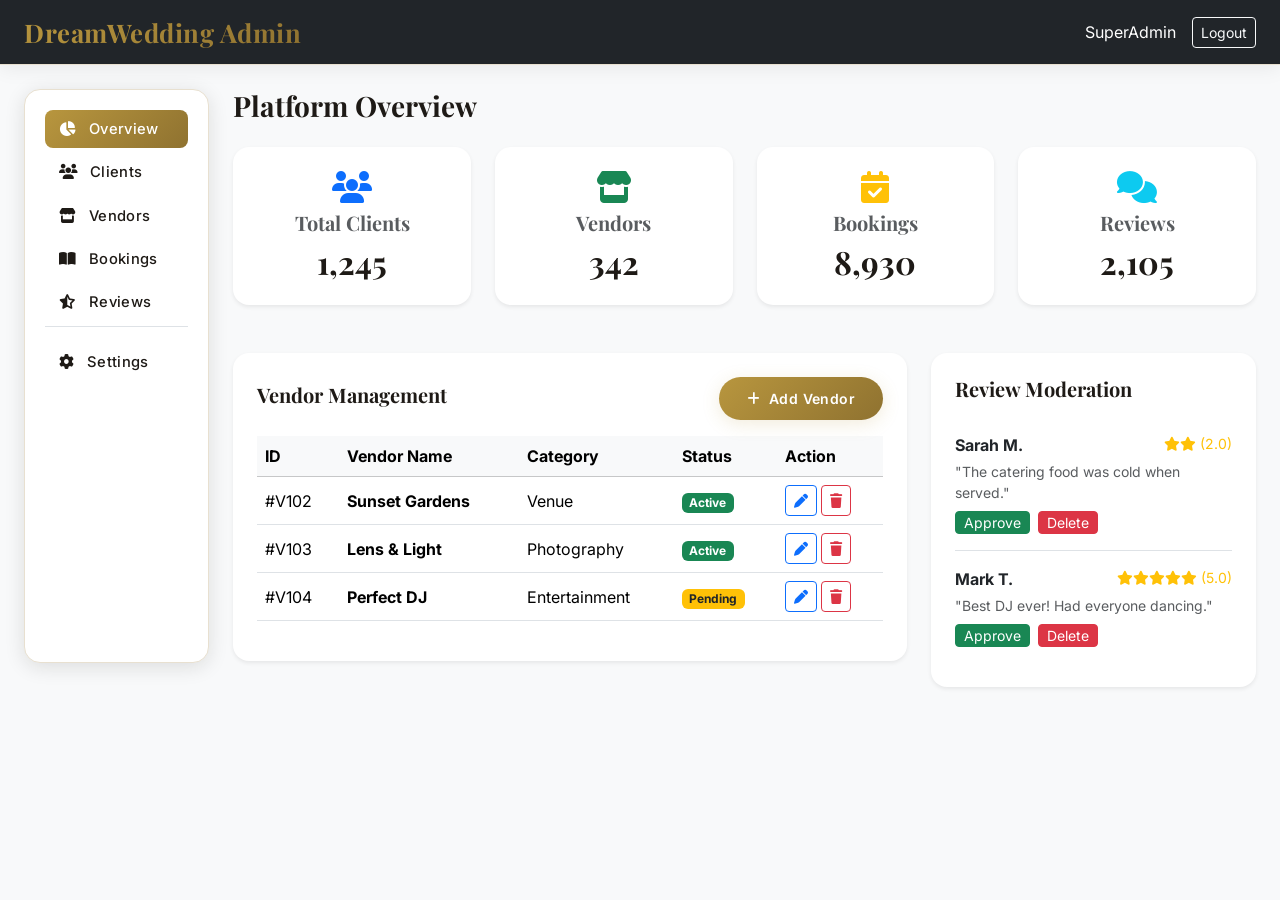
<file: Wedding-System/src/main/resources/static/pages/admin-dashboard.html>
<!DOCTYPE html>
<html lang="en">
<head>
  <meta charset="UTF-8">
  <meta name="viewport" content="width=device-width, initial-scale=1.0">
  <title>Admin Dashboard - DreamWedding</title>
  
  <link href="https://fonts.googleapis.com/css2?family=Playfair+Display:ital,wght@0,400;0,700;1,400&family=Inter:wght@300;400;500;600&display=swap" rel="stylesheet">
  <link href="https://cdn.jsdelivr.net/npm/bootstrap@5.3.0/dist/css/bootstrap.min.css" rel="stylesheet">
  <link rel="stylesheet" href="https://cdnjs.cloudflare.com/ajax/libs/font-awesome/6.4.0/css/all.min.css">
  <link rel="stylesheet" href="../css/styles.css">
</head>
<body class="bg-light">

  <!-- Admin Nav -->
  <nav class="navbar navbar-expand-lg bg-dark navbar-dark">
    <div class="container-fluid px-4">
      <a class="navbar-brand" href="#">DreamWedding Admin</a>
      <div class="d-flex text-white align-items-center">
        <span class="me-3">SuperAdmin</span>
        <a href="login.html" class="btn btn-outline-light btn-sm">Logout</a>
      </div>
    </div>
  </nav>

  <div class="container-fluid mt-4 px-4">
    <div class="row">
      <!-- Admin Sidebar -->
      <div class="col-md-2 mb-4">
        <div class="dashboard-sidebar bg-white h-100">
          <ul class="nav flex-column font-inter">
            <li class="nav-item">
              <a class="nav-link active" href="#"><i class="fa-solid fa-chart-pie me-2"></i> Overview</a>
            </li>
            <li class="nav-item">
              <a class="nav-link" href="#"><i class="fa-solid fa-users me-2"></i> Clients</a>
            </li>
            <li class="nav-item">
              <a class="nav-link" href="#"><i class="fa-solid fa-store me-2"></i> Vendors</a>
            </li>
            <li class="nav-item">
              <a class="nav-link" href="#"><i class="fa-solid fa-book-open me-2"></i> Bookings</a>
            </li>
            <li class="nav-item">
              <a class="nav-link" href="#"><i class="fa-solid fa-star-half-stroke me-2"></i> Reviews</a>
            </li>
            <li class="nav-item mt-auto border-top pt-3">
              <a class="nav-link" href="#"><i class="fa-solid fa-gear me-2"></i> Settings</a>
            </li>
          </ul>
        </div>
      </div>

      <!-- Main Admin Content -->
      <div class="col-md-10">
        <h3 class="mb-4 fw-bold">Platform Overview</h3>
        
        <!-- Stats Cards -->
        <div class="row g-4 mb-5">
          <div class="col-md-3">
            <div class="card border-0 shadow-sm rounded-4 text-center py-4 bg-white">
              <i class="fa-solid fa-users fa-2x text-primary mb-2"></i>
              <h5 class="text-muted">Total Clients</h5>
              <h2 class="fw-bold mb-0">1,245</h2>
            </div>
          </div>
          <div class="col-md-3">
            <div class="card border-0 shadow-sm rounded-4 text-center py-4 bg-white">
              <i class="fa-solid fa-store fa-2x text-success mb-2"></i>
              <h5 class="text-muted">Vendors</h5>
              <h2 class="fw-bold mb-0">342</h2>
            </div>
          </div>
          <div class="col-md-3">
            <div class="card border-0 shadow-sm rounded-4 text-center py-4 bg-white">
              <i class="fa-solid fa-calendar-check fa-2x text-warning mb-2"></i>
              <h5 class="text-muted">Bookings</h5>
              <h2 class="fw-bold mb-0">8,930</h2>
            </div>
          </div>
          <div class="col-md-3">
            <div class="card border-0 shadow-sm rounded-4 text-center py-4 bg-white">
              <i class="fa-solid fa-comments fa-2x text-info mb-2"></i>
              <h5 class="text-muted">Reviews</h5>
              <h2 class="fw-bold mb-0">2,105</h2>
            </div>
          </div>
        </div>

        <div class="row">
          <!-- Recent Vendors Table -->
          <div class="col-md-8">
            <div class="card border-0 shadow-sm rounded-4 mb-4">
              <div class="card-body p-4">
                <div class="d-flex justify-content-between align-items-center mb-3">
                  <h5 class="fw-bold">Vendor Management</h5>
                  <button class="btn btn-sm btn-custom"><i class="fa-solid fa-plus me-1"></i> Add Vendor</button>
                </div>
                <div class="table-responsive">
                  <table class="table table-hover align-middle">
                    <thead class="table-light">
                      <tr>
                        <th>ID</th>
                        <th>Vendor Name</th>
                        <th>Category</th>
                        <th>Status</th>
                        <th>Action</th>
                      </tr>
                    </thead>
                    <tbody>
                      <tr>
                        <td>#V102</td>
                        <td class="fw-bold">Sunset Gardens</td>
                        <td>Venue</td>
                        <td><span class="badge bg-success">Active</span></td>
                        <td>
                          <button class="btn btn-sm btn-outline-primary"><i class="fa-solid fa-pen"></i></button>
                          <button class="btn btn-sm btn-outline-danger"><i class="fa-solid fa-trash"></i></button>
                        </td>
                      </tr>
                      <tr>
                        <td>#V103</td>
                        <td class="fw-bold">Lens & Light</td>
                        <td>Photography</td>
                        <td><span class="badge bg-success">Active</span></td>
                        <td>
                          <button class="btn btn-sm btn-outline-primary"><i class="fa-solid fa-pen"></i></button>
                          <button class="btn btn-sm btn-outline-danger"><i class="fa-solid fa-trash"></i></button>
                        </td>
                      </tr>
                      <tr>
                        <td>#V104</td>
                        <td class="fw-bold">Perfect DJ</td>
                        <td>Entertainment</td>
                        <td><span class="badge bg-warning text-dark">Pending</span></td>
                        <td>
                          <button class="btn btn-sm btn-outline-primary"><i class="fa-solid fa-pen"></i></button>
                          <button class="btn btn-sm btn-outline-danger"><i class="fa-solid fa-trash"></i></button>
                        </td>
                      </tr>
                    </tbody>
                  </table>
                </div>
              </div>
            </div>
          </div>

          <!-- Pending Reviews Moderation -->
          <div class="col-md-4">
            <div class="card border-0 shadow-sm rounded-4">
              <div class="card-body p-4">
                <h5 class="fw-bold mb-3">Review Moderation</h5>
                <ul class="list-group list-group-flush">
                  <li class="list-group-item px-0 py-3">
                    <div class="d-flex justify-content-between">
                      <strong class="font-inter">Sarah M.</strong>
                      <span class="text-warning small"><i class="fa-solid fa-star"></i><i class="fa-solid fa-star"></i> (2.0)</span>
                    </div>
                    <p class="small text-muted mb-2 mt-1">"The catering food was cold when served."</p>
                    <div class="d-flex gap-2">
                      <button class="btn btn-sm btn-success py-0 px-2 small">Approve</button>
                      <button class="btn btn-sm btn-danger py-0 px-2 small">Delete</button>
                    </div>
                  </li>
                  <li class="list-group-item px-0 py-3 border-bottom-0">
                    <div class="d-flex justify-content-between">
                      <strong class="font-inter">Mark T.</strong>
                      <span class="text-warning small"><i class="fa-solid fa-star"></i><i class="fa-solid fa-star"></i><i class="fa-solid fa-star"></i><i class="fa-solid fa-star"></i><i class="fa-solid fa-star"></i> (5.0)</span>
                    </div>
                    <p class="small text-muted mb-2 mt-1">"Best DJ ever! Had everyone dancing."</p>
                    <div class="d-flex gap-2">
                      <button class="btn btn-sm btn-success py-0 px-2 small">Approve</button>
                      <button class="btn btn-sm btn-danger py-0 px-2 small">Delete</button>
                    </div>
                  </li>
                </ul>
              </div>
            </div>
          </div>
        </div>

      </div>
    </div>
  </div>

  <script src="https://cdn.jsdelivr.net/npm/bootstrap@5.3.0/dist/js/bootstrap.bundle.min.js"></script>
  <script src="../js/script.js"></script>
</body>
</html>
</file>
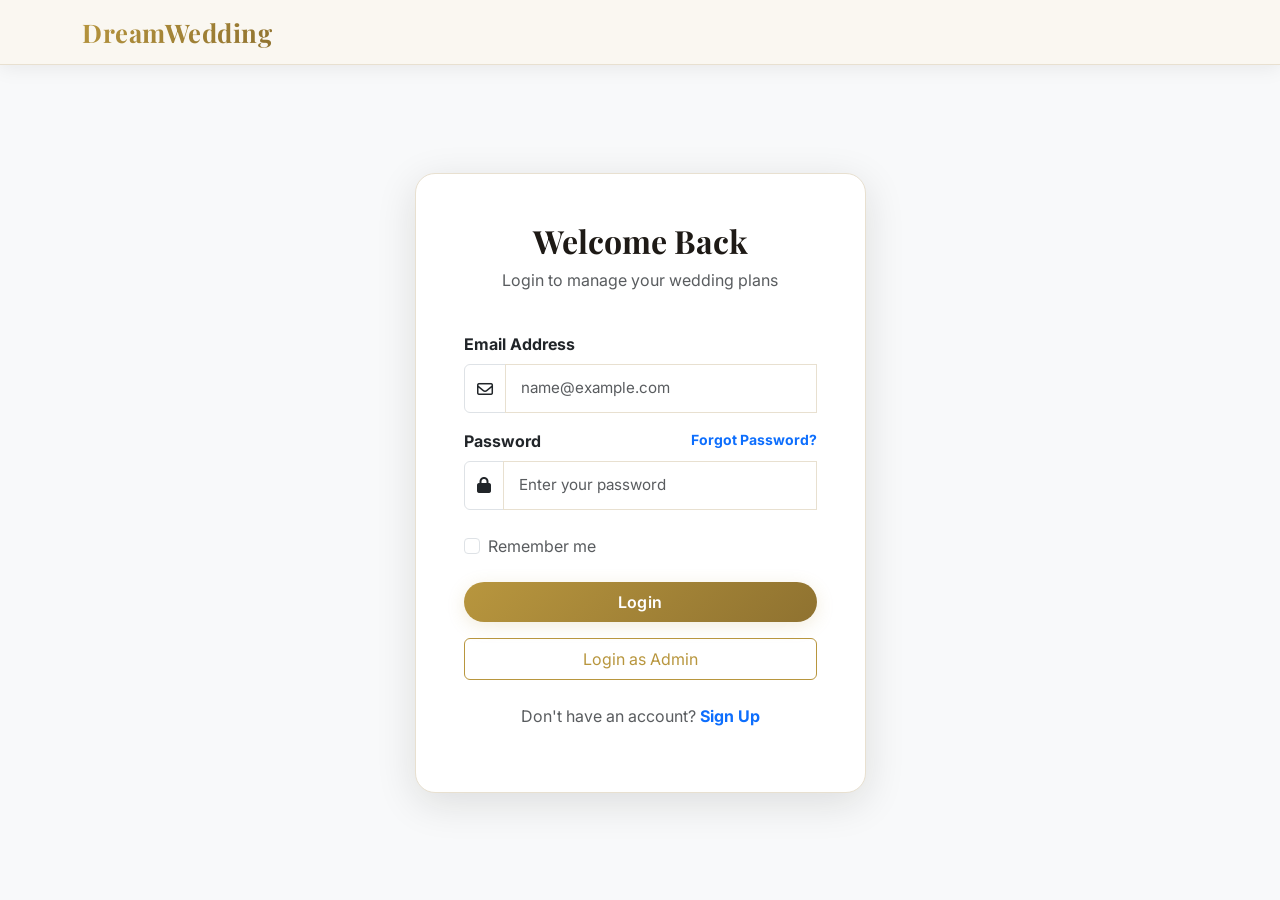
<file: Wedding-System/src/main/resources/static/pages/login.html>
<!DOCTYPE html>
<html lang="en">
<head>
  <meta charset="UTF-8">
  <meta name="viewport" content="width=device-width, initial-scale=1.0">
  <title>Login - DreamWedding</title>
  
  <link href="https://fonts.googleapis.com/css2?family=Playfair+Display:ital,wght@0,400;0,700;1,400&family=Inter:wght@300;400;500;600&display=swap" rel="stylesheet">
  <link href="https://cdn.jsdelivr.net/npm/bootstrap@5.3.0/dist/css/bootstrap.min.css" rel="stylesheet">
  <link rel="stylesheet" href="https://cdnjs.cloudflare.com/ajax/libs/font-awesome/6.4.0/css/all.min.css">
  <link rel="stylesheet" href="../css/styles.css">
</head>
<body class="bg-light d-flex flex-column min-vh-100">

  <!-- Navigation -->
  <nav class="navbar navbar-expand-lg">
    <div class="container">
      <a class="navbar-brand" href="../index.html">DreamWedding</a>
    </div>
  </nav>

  <!-- Login Form -->
  <div class="container my-auto py-5">
    <div class="row justify-content-center">
      <div class="col-md-6 col-lg-5">
        <div class="card auth-card p-4 p-md-5">
          <div class="text-center mb-4">
            <h2 class="fw-bold">Welcome Back</h2>
            <p class="text-muted">Login to manage your wedding plans</p>
          </div>
          
          <form class="needs-validation" novalidate action="dashboard.html">
            <div class="mb-3">
              <label for="email" class="form-label fw-bold">Email Address</label>
              <div class="input-group">
                <span class="input-group-text bg-white"><i class="fa-regular fa-envelope"></i></span>
                <input type="email" class="form-control" id="email" placeholder="name@example.com" required>
                <div class="invalid-feedback">Please enter a valid email.</div>
              </div>
            </div>
            
            <div class="mb-4">
              <label for="password" class="form-label fw-bold d-flex justify-content-between">
                Password
                <a href="#" class="text-primary text-decoration-none small">Forgot Password?</a>
              </label>
              <div class="input-group">
                <span class="input-group-text bg-white"><i class="fa-solid fa-lock"></i></span>
                <input type="password" class="form-control" id="password" placeholder="Enter your password" required>
                <div class="invalid-feedback">Please enter your password.</div>
              </div>
            </div>
            
            <div class="mb-4 form-check">
              <input type="checkbox" class="form-check-input" id="rememberMe">
              <label class="form-check-label text-muted" for="rememberMe">Remember me</label>
            </div>
            
            <button class="btn btn-custom w-100 py-2 mb-3" type="submit">Login</button>
            <a href="admin-dashboard.html" class="btn btn-outline-secondary w-100 py-2 mb-4">Login as Admin</a>
            
            <div class="text-center mb-0">
              <p class="text-muted">Don't have an account? <a href="register.html" class="text-primary fw-bold text-decoration-none">Sign Up</a></p>
            </div>
          </form>
        </div>
      </div>
    </div>
  </div>

  <script src="https://cdn.jsdelivr.net/npm/bootstrap@5.3.0/dist/js/bootstrap.bundle.min.js"></script>
  <script src="../js/script.js"></script>
</body>
</html>
</file>
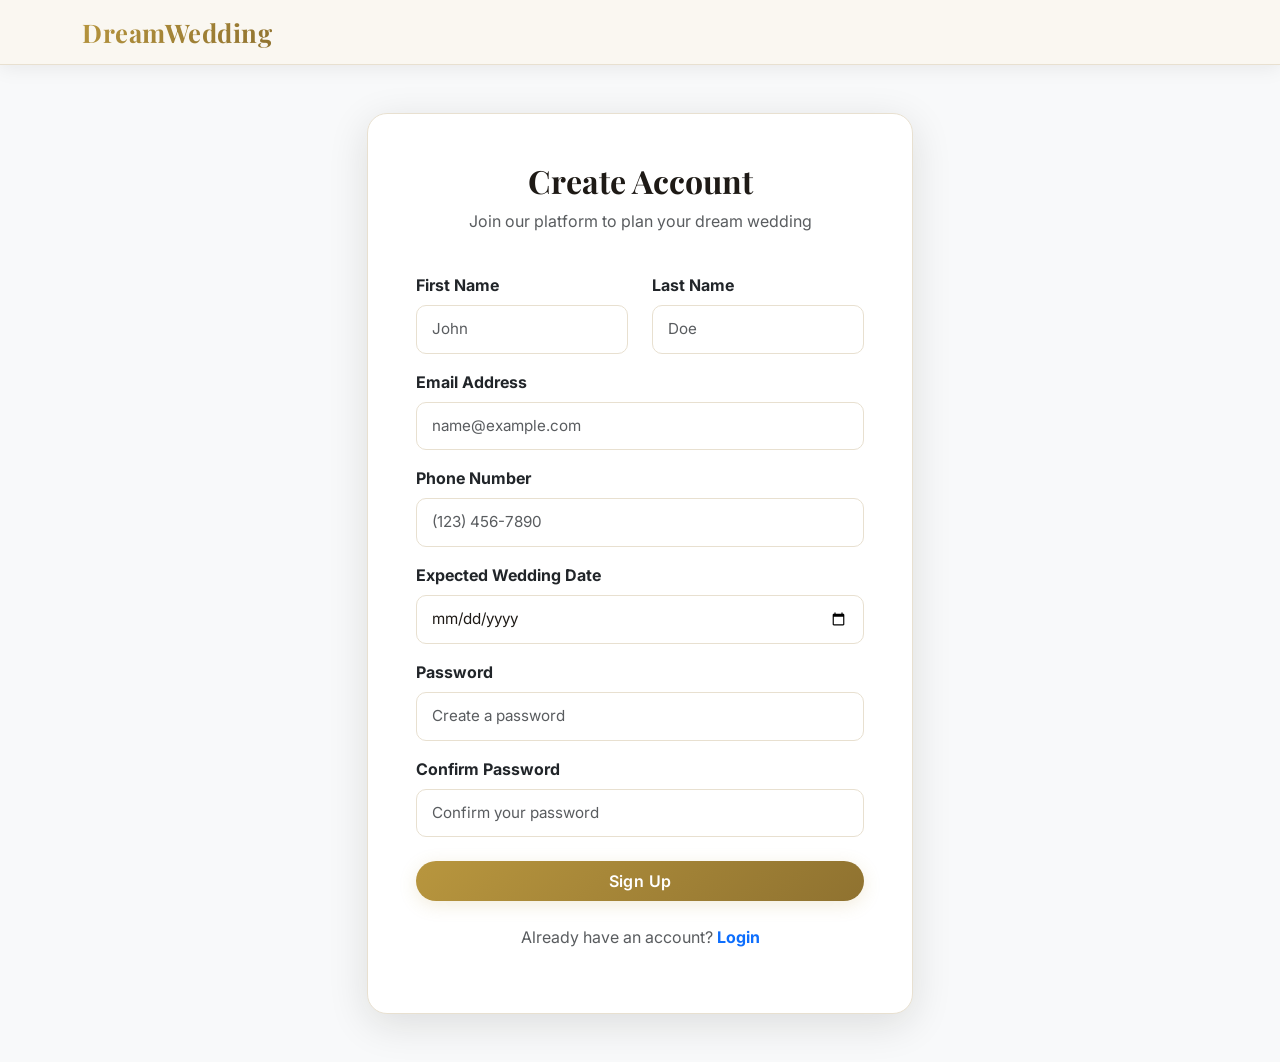
<file: Wedding-System/src/main/resources/static/pages/register.html>
<!DOCTYPE html>
<html lang="en">
<head>
  <meta charset="UTF-8">
  <meta name="viewport" content="width=device-width, initial-scale=1.0">
  <title>Register - DreamWedding</title>
  
  <link href="https://fonts.googleapis.com/css2?family=Playfair+Display:ital,wght@0,400;0,700;1,400&family=Inter:wght@300;400;500;600&display=swap" rel="stylesheet">
  <link href="https://cdn.jsdelivr.net/npm/bootstrap@5.3.0/dist/css/bootstrap.min.css" rel="stylesheet">
  <link rel="stylesheet" href="https://cdnjs.cloudflare.com/ajax/libs/font-awesome/6.4.0/css/all.min.css">
  <link rel="stylesheet" href="../css/styles.css">
</head>
<body class="bg-light d-flex flex-column min-vh-100">

  <!-- Navigation -->
  <nav class="navbar navbar-expand-lg">
    <div class="container">
      <a class="navbar-brand" href="../index.html">DreamWedding</a>
    </div>
  </nav>

  <!-- Registration Form -->
  <div class="container my-auto py-5">
    <div class="row justify-content-center">
      <div class="col-md-8 col-lg-6">
        <div class="card auth-card p-4 p-md-5">
          <div class="text-center mb-4">
            <h2 class="fw-bold">Create Account</h2>
            <p class="text-muted">Join our platform to plan your dream wedding</p>
          </div>
          
          <form id="registerForm" class="needs-validation" novalidate action="login.html">
            <div class="row mb-3">
              <div class="col-md-6 mb-3 mb-md-0">
                <label for="firstName" class="form-label fw-bold">First Name</label>
                <input type="text" class="form-control" id="firstName" placeholder="John" required>
                <div class="invalid-feedback">First name is required.</div>
              </div>
              <div class="col-md-6">
                <label for="lastName" class="form-label fw-bold">Last Name</label>
                <input type="text" class="form-control" id="lastName" placeholder="Doe" required>
                <div class="invalid-feedback">Last name is required.</div>
              </div>
            </div>

            <div class="mb-3">
              <label for="email" class="form-label fw-bold">Email Address</label>
              <input type="email" class="form-control" id="email" placeholder="name@example.com" required>
              <div class="invalid-feedback">Please enter a valid email.</div>
            </div>

            <div class="mb-3">
              <label for="phone" class="form-label fw-bold">Phone Number</label>
              <input type="tel" class="form-control" id="phone" placeholder="(123) 456-7890" required>
              <div class="invalid-feedback">Please enter a valid phone number.</div>
            </div>

            <div class="mb-3">
              <label for="weddingDate" class="form-label fw-bold">Expected Wedding Date</label>
              <input type="date" class="form-control" id="weddingDate" required>
              <div class="invalid-feedback">Please select a date.</div>
            </div>
            
            <div class="mb-3">
              <label for="password" class="form-label fw-bold">Password</label>
              <input type="password" class="form-control" id="password" placeholder="Create a password" required minlength="6">
              <div class="invalid-feedback">Password is required (min 6 characters).</div>
            </div>

            <div class="mb-4">
              <label for="confirmPassword" class="form-label fw-bold">Confirm Password</label>
              <input type="password" class="form-control" id="confirmPassword" placeholder="Confirm your password" required>
              <div class="invalid-feedback">Passwords must match.</div>
            </div>
            
            <button class="btn btn-custom w-100 py-2 mb-4" type="submit">Sign Up</button>
            
            <div class="text-center mb-0">
              <p class="text-muted">Already have an account? <a href="login.html" class="text-primary fw-bold text-decoration-none">Login</a></p>
            </div>
          </form>
        </div>
      </div>
    </div>
  </div>

  <script src="https://cdn.jsdelivr.net/npm/bootstrap@5.3.0/dist/js/bootstrap.bundle.min.js"></script>
  <script src="../js/script.js"></script>
</body>
</html>
</file>
<file: Wedding-System/src/main/resources/static/css/styles.css>
/* ============================================
   PREMIUM COLOUR PALETTE — DreamWedding
   ============================================
   Primary   : Champagne Gold  #b8963e
   Secondary  : Dusty Rose      #c4899a
   Accent     : Deep Blush      #8b3a52
   Dark BG    : Rich Charcoal   #1a1714
   Light BG   : Warm Ivory      #faf7f1
   Card BG    : Alabaster       #f5f0e8
   Muted text : Warm Grey       #7a6f65
============================================ */

@import url('https://fonts.googleapis.com/css2?family=Playfair+Display:ital,wght@0,400;0,600;0,700;1,400&family=Inter:wght@300;400;500;600&display=swap');

:root {
  --primary-color:    #b8963e;   /* Champagne Gold  */
  --primary-dark:     #8f7230;   /* Deep Gold       */
  --primary-light:    #e8c96a;   /* Soft Gold       */
  --secondary-color:  #c4899a;   /* Dusty Rose      */
  --secondary-dark:   #8b3a52;   /* Deep Blush      */
  --accent-color:     #6b4c3b;   /* Warm Mocha      */
  --dark-bg:          #1a1714;   /* Rich Charcoal   */
  --dark-bg-2:        #241f1b;   /* Warm Dark       */
  --light-bg:         #faf7f1;   /* Warm Ivory      */
  --card-bg:          #f5f0e8;   /* Alabaster       */
  --dark-text:        #1e1a16;   /* Espresso        */
  --muted-text:       #7a6f65;   /* Warm Grey       */
  --light-text:       #ffffff;
  --border-color:     #e8e0d0;
  --shadow-gold:      rgba(184, 150, 62, 0.18);
  --shadow-dark:      rgba(26, 23, 20, 0.12);
}

/* ============================================
   BASE
============================================ */
body {
  font-family: 'Inter', sans-serif;
  color: var(--dark-text);
  background-color: var(--light-bg);
  overflow-x: hidden;
}

h1, h2, h3, h4, h5, h6 {
  font-family: 'Playfair Display', serif;
  font-weight: 700;
  color: var(--dark-text);
}

/* ============================================
   NAVBAR
============================================ */
.navbar {
  background-color: rgba(250, 247, 241, 0.96);
  backdrop-filter: blur(10px);
  -webkit-backdrop-filter: blur(10px);
  box-shadow: 0 2px 20px rgba(26, 23, 20, 0.08);
  border-bottom: 1px solid var(--border-color);
  transition: all 0.3s ease-in-out;
}

.navbar-brand {
  font-family: 'Playfair Display', serif;
  font-size: 1.6rem;
  font-weight: 700;
  background: linear-gradient(135deg, var(--primary-color), var(--primary-dark));
  -webkit-background-clip: text;
  -webkit-text-fill-color: transparent;
  background-clip: text;
  letter-spacing: 0.5px;
}

.nav-link {
  color: var(--dark-text) !important;
  font-weight: 500;
  font-size: 0.92rem;
  letter-spacing: 0.3px;
  padding: 0.5rem 0.9rem !important;
  transition: color 0.3s;
  position: relative;
}

.nav-link::after {
  content: '';
  position: absolute;
  bottom: 0;
  left: 50%;
  transform: translateX(-50%);
  width: 0;
  height: 2px;
  background: linear-gradient(90deg, var(--primary-color), var(--secondary-color));
  border-radius: 2px;
  transition: width 0.3s ease;
}

.nav-link:hover::after { width: 60%; }

.nav-link:hover {
  color: var(--primary-color) !important;
}

/* ============================================
   BUTTONS
============================================ */
.btn-custom {
  background: linear-gradient(135deg, var(--primary-color) 0%, var(--primary-dark) 100%);
  color: var(--light-text);
  border: none;
  font-weight: 600;
  border-radius: 30px;
  padding: 11px 28px;
  letter-spacing: 0.4px;
  transition: all 0.3s ease;
  box-shadow: 0 4px 18px var(--shadow-gold);
}

.btn-custom:hover {
  background: linear-gradient(135deg, var(--primary-dark) 0%, #6b5220 100%);
  color: var(--light-text);
  transform: translateY(-2px);
  box-shadow: 0 8px 24px var(--shadow-gold);
}

.btn-secondary-custom {
  background: white;
  color: var(--primary-color);
  border: 1px solid var(--primary-color);
  font-weight: 600;
  border-radius: 30px;
  padding: 11px 28px;
  transition: all 0.3s ease;
  box-shadow: 0 4px 15px rgba(184, 150, 62, 0.1);
}

.btn-secondary-custom:hover {
  background: var(--primary-color);
  color: white;
  transform: translateY(-2px);
  box-shadow: 0 8px 20px var(--shadow-gold);
}

/* ============================================
   HERO SECTION
============================================ */
.hero-section {
  position: relative;
  background: linear-gradient(
    160deg,
    rgba(26, 23, 20, 0.72) 0%,
    rgba(139, 58, 82, 0.45) 50%,
    rgba(26, 23, 20, 0.72) 100%
  ),
  url('https://images.unsplash.com/photo-1519741497674-611481863552?auto=format&fit=crop&w=2000&q=80') center / cover;
  background-attachment: scroll;
  height: 100vh;
  display: flex;
  align-items: center;
  justify-content: center;
  color: var(--light-text);
  text-align: center;
  overflow: hidden;
  will-change: background-position;
}

/* Hero content scroll fade */
.hero-content {
  transition: opacity 0.05s linear, transform 0.05s linear;
  will-change: opacity, transform;
}

/* Bounce animation for scroll arrow */
@keyframes heroArrowBounce {
  0%, 100% { transform: translateY(0);    opacity: 1;    }
  50%       { transform: translateY(8px);  opacity: 0.7;  }
}

.hero-content h1 {
  font-size: 4rem;
  margin-bottom: 20px;
  animation: fadeInDown 1s ease-out;
  text-shadow: 0 2px 20px rgba(0,0,0,0.4);
  background: linear-gradient(135deg, #fff 40%, var(--primary-light) 100%);
  -webkit-background-clip: text;
  -webkit-text-fill-color: transparent;
  background-clip: text;
}

.hero-content p {
  font-size: 1.2rem;
  margin-bottom: 30px;
  animation: fadeInUp 1s ease-out;
  color: rgba(255,255,255,0.88);
}

/* Search box inside hero */
.search-box {
  background: rgba(255, 255, 255, 0.97) !important;
  border: 1px solid var(--border-color) !important;
  box-shadow: 0 12px 40px rgba(0,0,0,0.18) !important;
  border-radius: 16px !important;
  backdrop-filter: blur(8px);
}

/* ============================================
   CATEGORY CARDS
============================================ */
.category-card {
  border-radius: 18px;
  overflow: hidden;
  box-shadow: 0 4px 20px var(--shadow-dark);
  transition: all 0.35s ease;
  background: linear-gradient(145deg, #ffffff, var(--card-bg));
  text-align: center;
  padding: 32px 22px;
  margin-bottom: 30px;
  border: 1px solid var(--border-color);
}

.category-card i {
  font-size: 2.6rem;
  background: linear-gradient(135deg, var(--primary-color), var(--secondary-dark));
  -webkit-background-clip: text;
  -webkit-text-fill-color: transparent;
  background-clip: text;
  margin-bottom: 16px;
  display: block;
}

.category-card h4 {
  font-size: 1rem;
  font-weight: 600;
  color: var(--dark-text);
  margin-bottom: 8px;
}

.category-card:hover {
  transform: translateY(-10px);
  box-shadow: 0 16px 40px var(--shadow-gold);
  border-color: var(--primary-light);
}

/* ============================================
   VENDOR CARDS
============================================ */
.vendor-card {
  border: 1px solid var(--border-color);
  border-radius: 18px;
  overflow: hidden;
  box-shadow: 0 4px 16px var(--shadow-dark);
  transition: all 0.35s ease;
  background: #ffffff;
}

.vendor-card img {
  height: 200px;
  object-fit: cover;
}

.vendor-card:hover {
  transform: translateY(-6px);
  box-shadow: 0 12px 32px var(--shadow-gold);
  border-color: var(--primary-light);
}

.vendor-card .badge.bg-secondary {
  background: linear-gradient(135deg, var(--primary-color), var(--primary-dark)) !important;
  color: white !important;
  font-size: 0.75rem;
  letter-spacing: 0.3px;
}

/* ============================================
   EXPLORE CATEGORIES SECTION BG
============================================ */
section.py-5.bg-light {
  background-color: var(--card-bg) !important;
  width: 100vw;
  margin-left: 50%;
  transform: translateX(-50%);
  overflow-x: hidden;
}

/* ============================================
   HOW IT WORKS
============================================ */
.step-box {
  text-align: center;
  padding: 24px;
}

.step-icon {
  width: 80px;
  height: 80px;
  background: linear-gradient(135deg, var(--primary-color), var(--primary-dark));
  color: var(--light-text);
  border-radius: 50%;
  display: flex;
  align-items: center;
  justify-content: center;
  font-size: 2rem;
  font-family: 'Playfair Display', serif;
  margin: 0 auto 20px auto;
  box-shadow: 0 6px 20px var(--shadow-gold);
}

section.py-5.bg-white {
  background-color: var(--light-bg) !important;
}

/* ============================================
   FOOTER
============================================ */
footer {
  background: linear-gradient(160deg, var(--dark-bg) 0%, var(--dark-bg-2) 100%);
  color: #c8bfb3;
  padding: 60px 0 20px 0;
  border-top: 1px solid rgba(184, 150, 62, 0.2);
}

footer h4, footer h5 {
  color: #f0ebe1;
}

footer a {
  color: var(--primary-light);
  text-decoration: none;
  transition: color 0.2s;
}

footer a:hover {
  color: #ffffff;
}

footer hr {
  border-color: rgba(255,255,255,0.1) !important;
}

/* ============================================
   ANIMATIONS
============================================ */
@keyframes fadeInDown {
  from { opacity: 0; transform: translateY(-24px); }
  to   { opacity: 1; transform: translateY(0); }
}

@keyframes fadeInUp {
  from { opacity: 0; transform: translateY(24px); }
  to   { opacity: 1; transform: translateY(0); }
}

/* ============================================
   FORMS
============================================ */
.form-control, .form-select {
  border-radius: 10px;
  padding: 12px 15px;
  border: 1px solid var(--border-color);
  background-color: #fff;
  color: var(--dark-text);
  font-size: 0.95rem;
  transition: all 0.25s;
}

.form-control:focus, .form-select:focus {
  border-color: var(--primary-color);
  box-shadow: 0 0 0 0.2rem rgba(184, 150, 62, 0.2);
  background-color: #fff;
}

.auth-card {
  border-radius: 20px;
  box-shadow: 0 10px 40px var(--shadow-dark);
  border: 1px solid var(--border-color);
}

/* ============================================
   DASHBOARD SIDEBAR
============================================ */
.dashboard-sidebar {
  background-color: #fff;
  border-radius: 16px;
  padding: 20px;
  box-shadow: 0 4px 20px var(--shadow-dark);
  border: 1px solid var(--border-color);
}

.dashboard-sidebar .nav-link {
  color: var(--dark-text) !important;
  border-radius: 8px;
  margin-bottom: 5px;
}

.dashboard-sidebar .nav-link.active,
.dashboard-sidebar .nav-link:hover {
  background: linear-gradient(135deg, var(--primary-color), var(--primary-dark));
  color: #fff !important;
}

/* ============================================
   TIMELINE
============================================ */
.timeline {
  position: relative;
  padding: 20px 0;
}

.timeline::before {
  content: '';
  position: absolute;
  top: 0; bottom: 0; left: 20px;
  width: 2px;
  background: linear-gradient(to bottom, var(--primary-color), var(--secondary-color));
}

.timeline-item {
  position: relative;
  padding-left: 50px;
  margin-bottom: 25px;
}

.timeline-item::before {
  content: '';
  position: absolute;
  left: 12px; top: 5px;
  width: 18px; height: 18px;
  border-radius: 50%;
  background: var(--light-bg);
  border: 3px solid var(--primary-color);
  box-shadow: 0 0 0 4px var(--shadow-gold);
}

/* ============================================
   BADGES
============================================ */
.badge-pending   { background-color: #e9a500; color: #fff; }
.badge-confirmed { background-color: #2d8a4a; color: #fff; }
.badge-completed { background-color: #0e7fa8; color: #fff; }

/* ============================================
   BUDGET TRACKER
============================================ */
.budget-summary-card {
  background: linear-gradient(145deg, #ffffff, var(--card-bg));
  border: 1px solid var(--border-color);
  border-radius: 14px;
  padding: 12px 14px;
}

.budget-category-card {
  border: 1px solid var(--border-color);
  border-radius: 14px;
  padding: 14px;
  background: #fff;
}

.budget-status-badge {
  color: var(--primary-dark);
}

.progress.budget-progress {
  height: 9px;
  border-radius: 999px;
  background-color: #ece4d7;
}

/* ============================================
   CATEGORY SLIDER
   ============================================ */
.category-slider-wrapper {
  width: 100vw;
  margin-left: 50%;
  transform: translateX(-50%);
  background: linear-gradient(90deg, var(--card-bg) 0%, #ede9df 50%, var(--card-bg) 100%);
  padding: 10px 0;
  position: relative;
}

.category-slider {
  display: flex;
  gap: 20px;
  overflow-x: auto;
  padding: 20px;
  scroll-behavior: auto;
  -ms-overflow-style: none;
  scrollbar-width: none;
}

.category-slider::-webkit-scrollbar {
  display: none;
}

.slider-card {
  flex: 0 0 220px;
  margin-bottom: 0;
  user-select: none;
}

/* ============================================
   FAQ SECTION ACCORDION OVERRIDES
============================================ */
.accordion-button {
  font-family: 'Inter', sans-serif;
  font-weight: 600 !important;
  font-size: 0.97rem;
  color: var(--dark-text) !important;
}

.accordion-button:not(.collapsed) {
  background: linear-gradient(135deg, #f5e9c8, #eedbb0) !important;
  color: var(--primary-dark) !important;
  box-shadow: none;
}

.accordion-button:focus {
  box-shadow: 0 0 0 0.2rem rgba(184, 150, 62, 0.2);
}

.accordion-button::after {
  filter: sepia(1) saturate(2) hue-rotate(10deg);
}

.faq-item {
  border: 1px solid var(--border-color) !important;
  overflow: hidden;
}

/* ============================================
   SECTION BACKGROUNDS OVERRIDE
============================================ */
section[style*="#fef9f0"] {
  background-color: var(--card-bg) !important;
}

section[style*="#fdfbf7"] {
  background-color: var(--light-bg) !important;
}

/* ============================================
   SECTION HEADINGS ACCENT LINE
============================================ */
section > .container > h2.text-center,
section > .container-fluid > h2.text-center {
  position: relative;
  display: inline-block;
  left: 50%;
  transform: translateX(-50%);
  padding-bottom: 12px;
}

section > .container > h2.text-center::after,
section > .container-fluid > h2.text-center::after {
  content: '';
  position: absolute;
  bottom: 0;
  left: 50%;
  transform: translateX(-50%);
  width: 60px;
  height: 3px;
  background: linear-gradient(90deg, var(--primary-color), var(--secondary-color));
  border-radius: 2px;
}

/* ============================================
   FOOTER — PREMIUM DARK
============================================ */

/* Social Icons */
.footer-social-icon {
  display: inline-flex;
  align-items: center;
  justify-content: center;
  width: 42px;
  height: 42px;
  border-radius: 50%;
  border: 1.5px solid rgba(184, 150, 62, 0.4);
  color: #b8963e;
  font-size: 1rem;
  text-decoration: none;
  transition: all 0.3s ease;
}

.footer-social-icon:hover {
  background: linear-gradient(135deg, #b8963e, #8f7230);
  color: #fff;
  border-color: transparent;
  transform: translateY(-3px);
  box-shadow: 0 6px 18px rgba(184, 150, 62, 0.35);
}

/* Nav Links */
.footer-nav-link {
  color: #9a9188;
  text-decoration: none;
  font-size: 0.92rem;
  font-weight: 500;
  transition: color 0.2s ease;
  position: relative;
}

.footer-nav-link::after {
  content: '';
  position: absolute;
  bottom: -2px;
  left: 0;
  width: 0;
  height: 1px;
  background: #b8963e;
  transition: width 0.25s ease;
}

.footer-nav-link:hover {
  color: #e8c96a !important;
}

.footer-nav-link:hover::after {
  width: 100%;
}

/* Contact Blocks */
.footer-contact-block {
  border-left: 2px solid rgba(184, 150, 62, 0.25);
  padding-left: 16px;
}

.footer-contact-title {
  font-weight: 700;
  color: #f0ebe1;
  margin-bottom: 10px;
  font-size: 0.95rem;
  letter-spacing: 0.3px;
}

.footer-contact-text {
  color: #9a9188;
  font-size: 0.88rem;
  line-height: 1.7;
  margin-bottom: 4px;
}

/* Chat Links */
.footer-chat-link {
  display: block;
  color: #9a9188;
  text-decoration: none;
  font-size: 0.9rem;
  margin-bottom: 8px;
  transition: color 0.2s ease;
}

.footer-chat-link:hover {
  color: #e8c96a;
}

.footer-chat-link .fa-whatsapp {
  color: #25d366;
}

.footer-chat-link .fa-facebook-messenger {
  color: #0084ff;
}

/* ============================================
   TESTIMONIALS & FEEDBACK LOOP
============================================ */
/* ============================================
   TESTIMONIALS & FEEDBACK LOOP — DRAGGABLE
============================================ */
.feedback-marquee-wrapper {
  overflow-x: auto;
  overflow-y: hidden;
  padding: 10px 0;
  position: relative;
  background-color: var(--light-bg);
  cursor: grab;
  user-select: none;
  -ms-overflow-style: none;
  scrollbar-width: none;
}

.feedback-marquee-wrapper::-webkit-scrollbar {
  display: none;
}

.feedback-marquee-wrapper:active {
  cursor: grabbing;
}

.feedback-marquee {
  display: flex;
  gap: 30px;
  width: max-content;
  padding: 20px 0;
  pointer-events: none; /* Allows click through to wrapper for dragging */
}

.testimonial-card {
  flex: 0 0 380px;
  background: white;
  transition: transform 0.6s cubic-bezier(0.2, 0.8, 0.2, 1), box-shadow 0.6s ease;
  border: 1px solid var(--border-color);
  box-shadow: 0 4px 12px rgba(0,0,0,0.05);
  border-radius: 20px;
  pointer-events: all; 
}

.testimonial-card:hover {
  transform: translateY(-12px) scale(1.03) !important;
  box-shadow: 0 20px 45px var(--shadow-gold) !important;
  border-color: var(--primary-light);
  z-index: 10;
}

.feedback-marquee-wrapper {
  overflow: hidden;
  padding: 10px 0;
  position: relative;
  background-color: var(--light-bg);
  cursor: grab;
  user-select: none;
}

.feedback-marquee-wrapper:active {
  cursor: grabbing;
}

.feedback-marquee {
  display: flex;
  gap: 30px;
  width: max-content;
  padding: 20px 0;
  pointer-events: none;
}

.testimonial-card {
  flex: 0 0 380px;
  background: white;
  transition: transform 0.6s cubic-bezier(0.2, 0.8, 0.2, 1), box-shadow 0.6s ease;
  border: 1px solid var(--border-color);
  box-shadow: 0 4px 12px rgba(0,0,0,0.05);
  border-radius: 20px;
  pointer-events: all;
}

.testimonial-card:hover {
  transform: translateY(-12px) scale(1.03) !important;
  box-shadow: 0 20px 45px var(--shadow-gold) !important;
  border-color: var(--primary-light);
  z-index: 10;
}

.testimonial-text {
  font-style: italic;
  font-size: 0.95rem;
  line-height: 1.6;
  color: var(--muted-text);
}

/* Gold Styled Outline Buttons (Overrides) */
.btn-outline-dark, .btn-outline-secondary {
  border-color: var(--primary-color) !important;
  color: var(--primary-color) !important;
}

.btn-outline-dark:hover, .btn-outline-secondary:hover {
  background-color: var(--primary-color) !important;
  border-color: var(--primary-color) !important;
  color: white !important;
}

/* Quick Rating Section */
.quick-rating-box {
  background: white;
  border: 1px solid var(--border-color);
  border-radius: 20px;
  padding: 30px;
  text-align: center;
  box-shadow: 0 10px 30px var(--shadow-dark);
}

.star-rating-input {
  display: flex !important;
  flex-direction: row;
  justify-content: center;
  gap: 12px;
}

.star-rating-input i {
  font-size: 2.2rem;
  color: #ddd;
  cursor: pointer;
  transition: all 0.2s ease;
}

/* Hover starts from right because DOM is 5-4-3-2-1. 
   Hovering a star highlights it and those AFTER it (to its right). */
.star-rating-input i:hover,
.star-rating-input i:hover ~ i {
  color: #f1c40f !important;
  transform: scale(1.1);
}

.star-rating-input i.active,
.star-rating-input i.active ~ i {
  color: #f1c40f !important;
}

.star-rating-input i.active,
.star-rating-input i:hover,
.star-rating-input i:hover ~ i {
  color: #f1c40f;
}

/* Modal Styling */
.modal-content {
  border-radius: 24px;
  border: none;
  overflow: hidden;
}

.modal-header {
  background: linear-gradient(135deg, var(--primary-color), var(--primary-dark));
  color: white;
  border: none;
}

.modal-header .btn-close {
  filter: brightness(0) invert(1);
}


/* How It Works Section */
.how-it-works-card {
  padding: 40px 30px;
  border-radius: 24px;
  background: #fff;
  border: 1px solid var(--border-color);
  transition: all 0.4s cubic-bezier(0.175, 0.885, 0.32, 1.275);
  height: 100%;
}

.how-it-works-card:hover {
  transform: translateY(-15px);
  box-shadow: 0 20px 40px var(--shadow-dark);
  border-color: var(--primary-light);
}

.how-icon-wrapper {
  width: 90px;
  height: 90px;
  background: linear-gradient(135deg, var(--card-bg), #ede9df);
  border-radius: 50%;
  display: flex;
  align-items: center;
  justify-content: center;
  margin: 0 auto;
  position: relative;
  transition: all 0.4s ease;
}

.how-it-works-card:hover .how-icon-wrapper {
  background: linear-gradient(135deg, var(--primary-color), var(--primary-dark));
  transform: scale(1.1) rotate(5deg);
}

.how-icon-wrapper i {
  font-size: 2.22rem;
  background: linear-gradient(135deg, var(--primary-color), var(--primary-dark));
  -webkit-background-clip: text;
  -webkit-text-fill-color: transparent;
  background-clip: text;
  transition: all 0.4s ease;
}

.how-it-works-card:hover .how-icon-wrapper i {
  -webkit-text-fill-color: #fff;
}

.step-number {
  position: absolute;
  top: -5px;
  right: -5px;
  width: 32px;
  height: 32px;
  background: var(--secondary-color);
  color: var(--dark-text);
  border-radius: 50%;
  display: flex;
  align-items: center;
  justify-content: center;
  font-weight: 700;
  font-size: 0.9rem;
  box-shadow: 0 4px 10px rgba(0,0,0,0.1);
}

.how-it-works-card h4 {
  font-family: 'Playfair Display', serif;
  letter-spacing: 0.5px;
}

/* ============================================
   RESPONSIVE DESIGN (Media Queries)
   ============================================ */

/* --- Large Devices (Desktops) --- */
@media (max-width: 1200px) {
  .hero-content h1 { font-size: 3.5rem; }
}

/* --- Medium Devices (Tablets) --- */
@media (max-width: 991.98px) {
  .hero-section { height: auto; min-height: 100vh; padding: 120px 0 80px 0; }
  .hero-content h1 { font-size: 2.8rem; }
  .hero-content p { font-size: 1.1rem; }
  
  .navbar-collapse {
    background: white;
    margin-top: 15px;
    padding: 20px;
    border-radius: 15px;
    box-shadow: 0 10px 30px rgba(0,0,0,0.1);
    border: 1px solid var(--border-color);
  }
  
  .nav-item { width: 100%; text-align: center; margin: 5px 0; }
  .nav-link::after { display: none; }
  
  .category-card { padding: 25px 15px; }
  .category-card i { font-size: 2.2rem; }

  .order-lg-1 { order: 1; }
  .order-lg-2 { order: 2; }
}

/* --- Small Devices (Phones) --- */
@media (max-width: 767.98px) {
  .hero-content h1 { font-size: 2.2rem; line-height: 1.3; }
  .hero-content p { font-size: 1rem; }
  
  .search-box { padding: 1.5rem !important; }
  .search-box .col-md-4, .search-box .col-md-5, .search-box .col-md-3 {
    margin-bottom: 15px;
  }
  .search-box .col-md-3 { margin-bottom: 0; }

  section.py-5 { padding-top: 3rem !important; padding-bottom: 3rem !important; }
  .display-5 { font-size: 1.8rem !important; }
  
  .testimonial-card { flex: 0 0 calc(100vw - 60px); max-width: 350px; padding: 1.5rem !important; }
  .testimonial-text { font-size: 0.88rem; }
  
  .slider-card { flex: 0 0 180px; }
  
  #heroScrollArrow { display: none; }
  
  .footer-contact-block { border-left: none; border-top: 1px solid rgba(184,150,62,0.2); padding-left: 0; padding-top: 15px; margin-top: 15px; }
  
  .navbar-brand { font-size: 1.4rem; }
}

/* --- Extra Small Devices --- */
@media (max-width: 480px) {
  .hero-content h1 { font-size: 1.9rem; }
  .hero-content p { font-size: 0.95rem; }
  
  .btn-custom, .btn-secondary-custom { width: 100%; padding: 12px 20px; }
  
  .category-card { margin-bottom: 15px; }
  
  .navbar-brand { font-size: 1.3rem; }
}

/* Touch Device Optimization */
@media (hover: none) {
  .category-card:hover, .vendor-card:hover, .how-it-works-card:hover {
    transform: none;
  }
  section[style*="fixed"] {
    background-attachment: scroll !important;
  }
  
  .dashboard-sidebar .nav {
    flex-direction: row !important;
    overflow-x: auto;
    flex-wrap: nowrap;
    padding-bottom: 5px;
    -ms-overflow-style: none;
    scrollbar-width: none;
  }
  .dashboard-sidebar .nav::-webkit-scrollbar { display: none; }
  .dashboard-sidebar .nav-item {
    flex: 0 0 auto;
    margin-right: 10px;
    margin-bottom: 0 !important;
  }
  .dashboard-sidebar .nav-link {
    white-space: nowrap;
    font-size: 0.8rem;
    padding: 8px 15px !important;
  }
}
</file>
